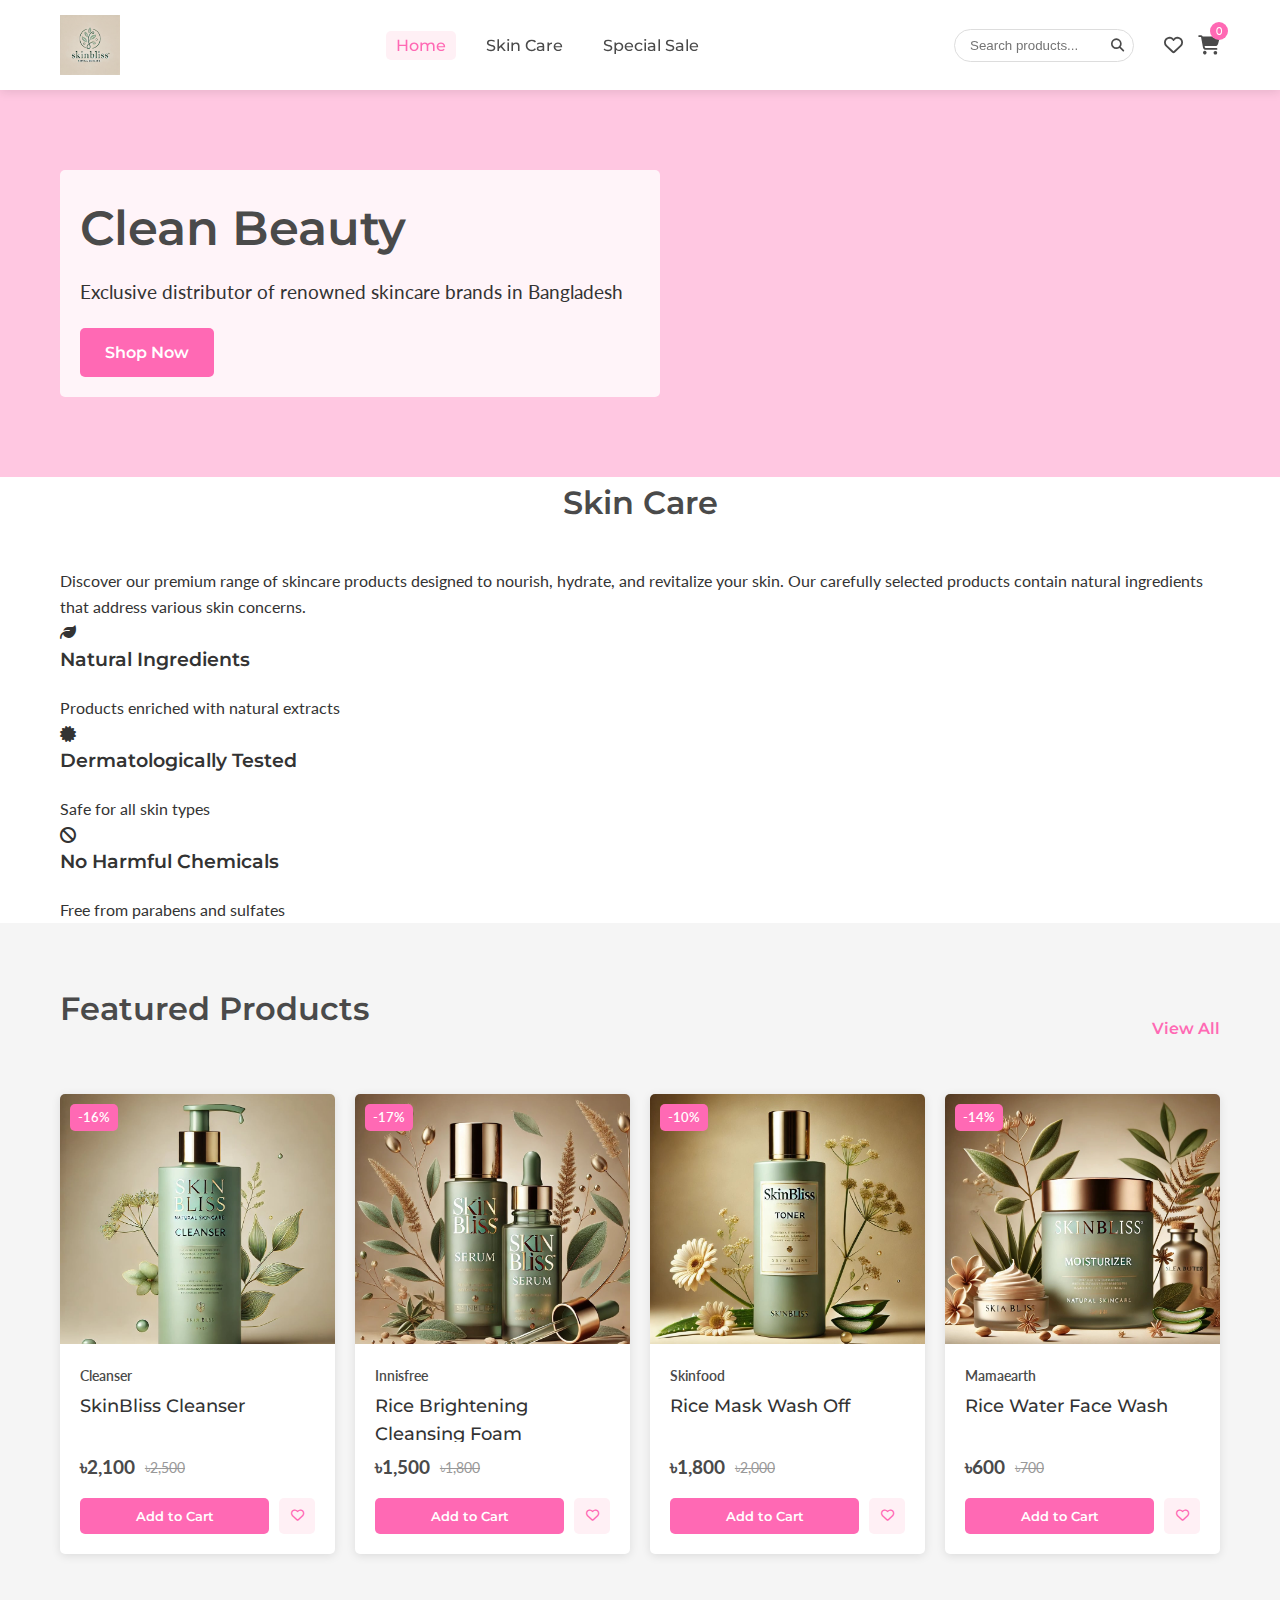
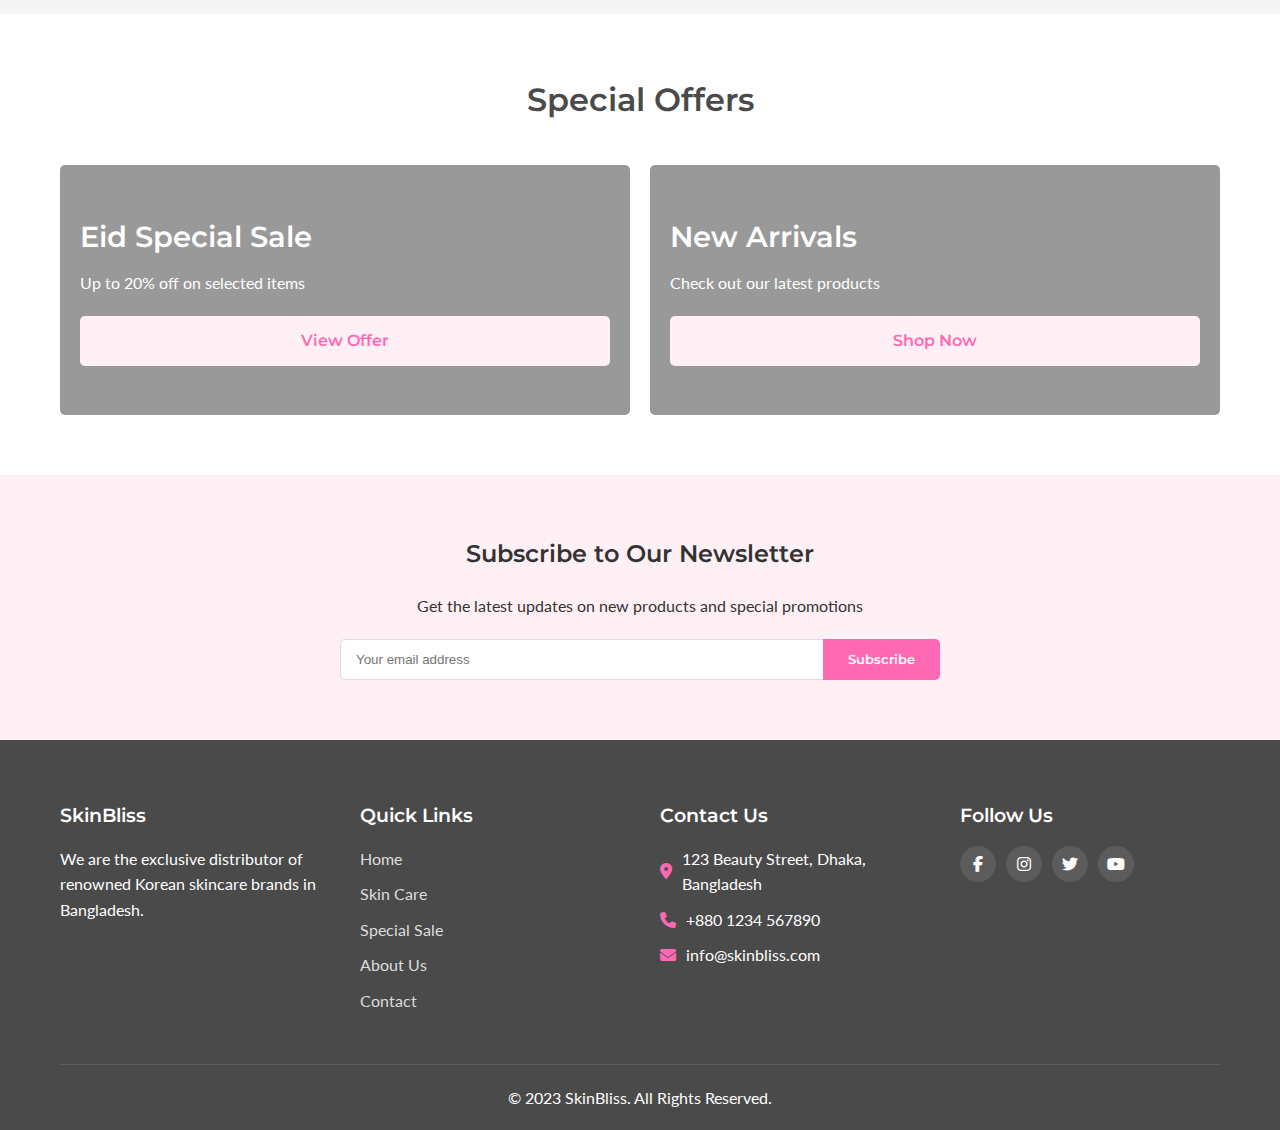
<file: index.html>
<!DOCTYPE html>
<html lang="en">
<head>
    <meta charset="UTF-8">
    <meta name="viewport" content="width=device-width, initial-scale=1.0">
    <title>SkinBliss - Premium Skincare Products</title>
    <link rel="preconnect" href="https://fonts.googleapis.com">
    <link rel="preconnect" href="https://fonts.gstatic.com" crossorigin>
    <link href="https://fonts.googleapis.com/css2?family=Lato:wght@300;400;700&family=Montserrat:wght@300;400;500;600;700&display=swap" rel="stylesheet">
    <link rel="stylesheet" href="https://cdnjs.cloudflare.com/ajax/libs/font-awesome/6.4.0/css/all.min.css">
    <link rel="stylesheet" href="css/style.css">
</head>
<body>
    <header>
        <div class="container">
            <div class="header-content">
                <div class="logo">
                    <a href="index.html">
                        <img src="public/images/logo.jpeg" alt="SkinBliss Logo" class="logo-img">
                    </a>
                </div>
                <nav class="main-nav">
                    <ul>
                        <li><a href="index.html" class="active">Home</a></li>
                        <li><a href="#skincare">Skin Care</a></li>
                        <li><a href="#special">Special Sale</a></li>
                    </ul>
                </nav>
                <div class="header-icons">
                    <div class="search-container">
                        <input type="text" placeholder="Search products...">
                        <button class="search-btn"><i class="fas fa-search"></i></button>
                    </div>
                    <a href="#" class="wishlist-icon"><i class="far fa-heart"></i></a>
                    <a href="cart.html" class="cart-icon"><i class="fas fa-shopping-cart"></i><span class="cart-count">0</span></a>
                    <button class="menu-toggle" id="menuToggle">
                        <i class="fas fa-bars"></i>
                    </button>
                </div>
            </div>
        </div>
    </header>

    <div class="mobile-menu" id="mobileMenu">
        <ul>
            <li><a href="index.html">Home</a></li>
            <li><a href="#skincare">Skin Care</a></li>
            <li><a href="#special">Special Sale</a></li>
        </ul>
    </div>

    <section class="hero">
        <div class="container">
            <div class="hero-content">
                <h1>Clean Beauty</h1>
                <p>Exclusive distributor of renowned skincare brands in Bangladesh</p>
                <a href="#featuredProducts" class="btn primary-btn">Shop Now</a>
            </div>
        </div>
    </section>

    <section class="skincare" id="skincare">
        <div class="container">
            <h2 class="section-title">Skin Care</h2>
            <div class="skincare-content">
                <p>Discover our premium range of skincare products designed to nourish, hydrate, and revitalize your skin. Our carefully selected products contain natural ingredients that address various skin concerns.</p>
                <div class="skincare-features">
                    <div class="skincare-feature">
                        <i class="fas fa-leaf"></i>
                        <h3>Natural Ingredients</h3>
                        <p>Products enriched with natural extracts</p>
                    </div>
                    <div class="skincare-feature">
                        <i class="fas fa-certificate"></i>
                        <h3>Dermatologically Tested</h3>
                        <p>Safe for all skin types</p>
                    </div>
                    <div class="skincare-feature">
                        <i class="fas fa-ban"></i>
                        <h3>No Harmful Chemicals</h3>
                        <p>Free from parabens and sulfates</p>
                    </div>
                </div>
            </div>
        </div>
    </section>

    <section class="featured-products">
        <div class="container">
            <div class="section-header">
                <h2 class="section-title">Featured Products</h2>
                <a href="#featuredProducts" class="view-all">View All</a>
            </div>
            <div class="products-grid" id="featuredProducts">
                <!-- Products will be loaded here by JavaScript -->
            </div>
        </div>
    </section>

    <section class="special-offers" id="special">
        <div class="container">
            <h2 class="section-title">Special Offers</h2>
            <div class="offers-container">
                <div class="offer-card">
                    <div class="offer-content">
                        <h3>Eid Special Sale</h3>
                        <p>Up to 20% off on selected items</p>
                        <a href="#" class="btn secondary-btn">View Offer</a>
                    </div>
                </div>
                <div class="offer-card">
                    <div class="offer-content">
                        <h3>New Arrivals</h3>
                        <p>Check out our latest products</p>
                        <a href="#" class="btn secondary-btn">Shop Now</a>
                    </div>
                </div>
            </div>
        </div>
    </section>

    <section class="newsletter">
        <div class="container">
            <div class="newsletter-content">
                <h2>Subscribe to Our Newsletter</h2>
                <p>Get the latest updates on new products and special promotions</p>
                <form class="newsletter-form">
                    <input type="email" placeholder="Your email address" required>
                    <button type="submit" class="btn primary-btn">Subscribe</button>
                </form>
            </div>
        </div>
    </section>

    <footer>
        <div class="container">
            <div class="footer-content">
                <div class="footer-about">
                    <h3>SkinBliss</h3>
                    <p>We are the exclusive distributor of renowned Korean skincare brands in Bangladesh.</p>
                </div>
                <div class="footer-links">
                    <h3>Quick Links</h3>
                    <ul>
                        <li><a href="index.html">Home</a></li>
                        <li><a href="#skincare">Skin Care</a></li>
                        <li><a href="#special">Special Sale</a></li>
                        <li><a href="#about">About Us</a></li>
                        <li><a href="#contact">Contact</a></li>
                    </ul>
                </div>
                <div class="footer-contact">
                    <h3>Contact Us</h3>
                    <p><i class="fas fa-map-marker-alt"></i> 123 Beauty Street, Dhaka, Bangladesh</p>
                    <p><i class="fas fa-phone"></i> +880 1234 567890</p>
                    <p><i class="fas fa-envelope"></i> info@skinbliss.com</p>
                </div>
                <div class="footer-social">
                    <h3>Follow Us</h3>
                    <div class="social-icons">
                        <a href="#"><i class="fab fa-facebook-f"></i></a>
                        <a href="#"><i class="fab fa-instagram"></i></a>
                        <a href="#"><i class="fab fa-twitter"></i></a>
                        <a href="#"><i class="fab fa-youtube"></i></a>
                    </div>
                </div>
            </div>
            <div class="footer-bottom">
                <p>&copy; 2023 SkinBliss. All Rights Reserved.</p>
            </div>
        </div>
    </footer>

    <script src="js/products.js"></script>
    <script src="js/cart.js"></script>
    <script src="js/main.js"></script>
</body>
</html>
</file>
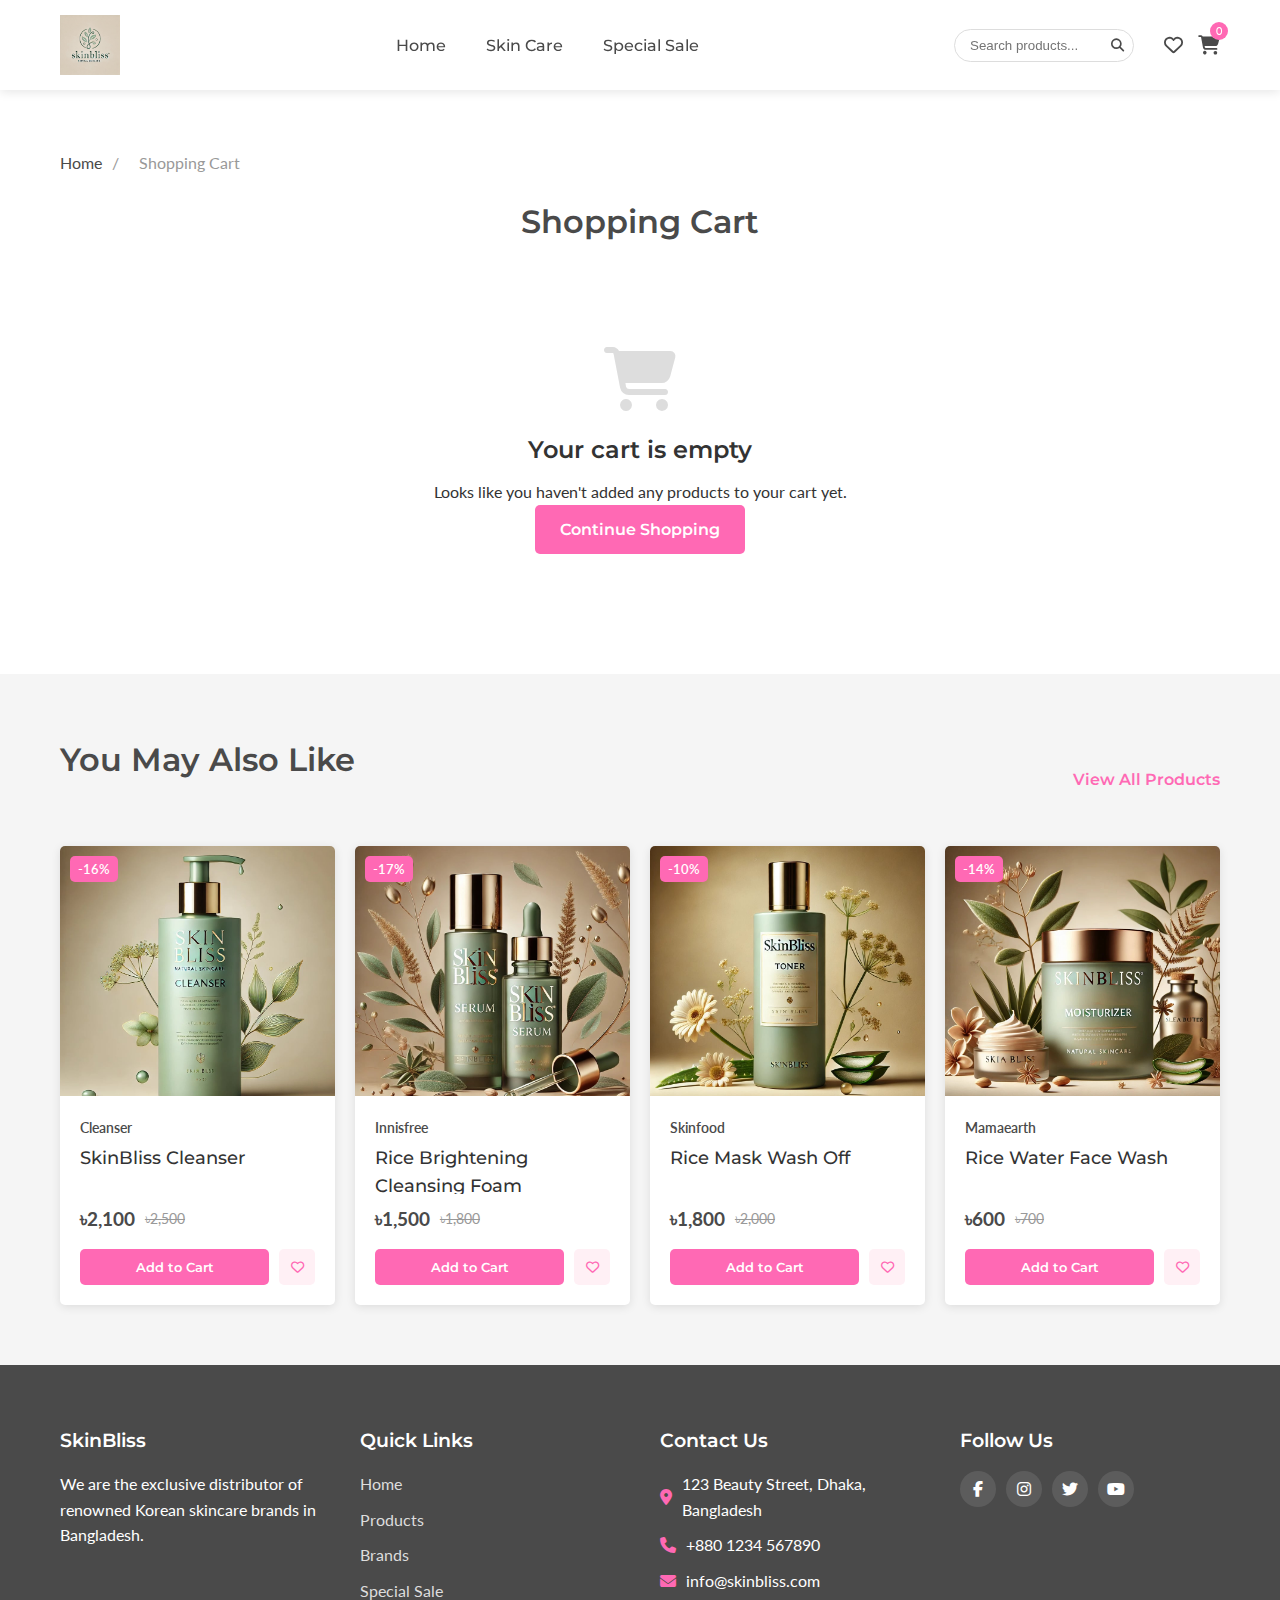
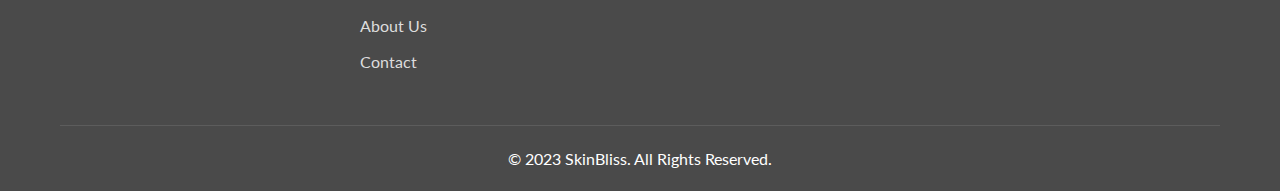
<file: cart.html>
<!doctype html>
<html lang="en">
    <head>
        <meta charset="UTF-8" />
        <meta name="viewport" content="width=device-width, initial-scale=1.0" />
        <title>Shopping Cart - SkinBliss</title>
        <link rel="preconnect" href="https://fonts.googleapis.com" />
        <link rel="preconnect" href="https://fonts.gstatic.com" crossorigin />
        <link
            href="https://fonts.googleapis.com/css2?family=Lato:wght@300;400;700&family=Montserrat:wght@300;400;500;600;700&display=swap"
            rel="stylesheet"
        />
        <link
            rel="stylesheet"
            href="https://cdnjs.cloudflare.com/ajax/libs/font-awesome/6.4.0/css/all.min.css"
        />
        <link rel="stylesheet" href="css/style.css" />
    </head>
    <body>
        <header>
            <div class="container">
                <div class="header-content">
                    <div class="logo">
                        <a href="index.html">
                            <img
                                src="public/images/logo.jpeg"
                                alt="SkinBliss Logo"
                                class="logo-img"
                            />
                        </a>
                    </div>
                    <nav class="main-nav">
                        <ul>
                            <li><a href="index.html">Home</a></li>

                            <li><a href="#skincare">Skin Care</a></li>
                            <li><a href="#special">Special Sale</a></li>
                        </ul>
                    </nav>
                    <div class="header-icons">
                        <div class="search-container">
                            <input
                                type="text"
                                placeholder="Search products..."
                            />
                            <button class="search-btn">
                                <i class="fas fa-search"></i>
                            </button>
                        </div>
                        <a href="#" class="wishlist-icon"
                            ><i class="far fa-heart"></i
                        ></a>
                        <a href="cart.html" class="cart-icon"
                            ><i class="fas fa-shopping-cart"></i
                            ><span class="cart-count">0</span></a
                        >
                        <button class="menu-toggle" id="menuToggle">
                            <i class="fas fa-bars"></i>
                        </button>
                    </div>
                </div>
            </div>
        </header>

        <div class="mobile-menu" id="mobileMenu">
            <ul>
                <li><a href="index.html">Home</a></li>
                <li><a href="products.html">Products</a></li>
                <li><a href="#brands">Brands</a></li>
                <li><a href="#skincare">Skin Care</a></li>
                <li><a href="#special">Special Sale</a></li>
            </ul>
        </div>

        <section class="cart-page">
            <div class="container">
                <div class="breadcrumb">
                    <a href="index.html">Home</a>
                    <span>/</span>
                    <span>Shopping Cart</span>
                </div>

                <h1 class="section-title">Shopping Cart</h1>

                <div class="cart-empty" id="emptyCart" style="display: none">
                    <i class="fas fa-shopping-cart"></i>
                    <h2>Your cart is empty</h2>
                    <p>
                        Looks like you haven't added any products to your cart
                        yet.
                    </p>
                    <a href="products.html" class="btn primary-btn"
                        >Continue Shopping</a
                    >
                </div>

                <div class="cart-container">
                    <div class="cart-items" id="cartItems">
                        <!-- Cart items will be loaded here by JavaScript -->
                    </div>

                    <div class="cart-summary" id="cartSummary">
                        <h2>Order Summary</h2>
                        <div class="summary-row">
                            <span>Subtotal</span>
                            <span id="subtotal">৳0</span>
                        </div>
                        <div class="summary-row">
                            <span>Shipping</span>
                            <span id="shipping">৳0</span>
                        </div>
                        <div class="summary-row total">
                            <span>Total</span>
                            <span id="total">৳0</span>
                        </div>
                        <button
                            class="btn primary-btn checkout-btn"
                            id="checkoutBtn"
                        >
                            Proceed to Checkout
                        </button>
                        <p
                            style="
                                margin-top: 15px;
                                font-size: 0.9rem;
                                color: #666;
                            "
                        >
                            * Free shipping on orders over ৳5,000
                        </p>
                    </div>
                </div>
            </div>
        </section>

        <section class="featured-products">
            <div class="container">
                <div class="section-header">
                    <h2 class="section-title">You May Also Like</h2>
                    <a href="products.html" class="view-all"
                        >View All Products</a
                    >
                </div>
                <div class="products-grid" id="featuredProducts">
                    <!-- Products will be loaded here by JavaScript -->
                </div>
            </div>
        </section>

        <footer>
            <div class="container">
                <div class="footer-content">
                    <div class="footer-about">
                        <h3>SkinBliss</h3>
                        <p>
                            We are the exclusive distributor of renowned Korean
                            skincare brands in Bangladesh.
                        </p>
                    </div>
                    <div class="footer-links">
                        <h3>Quick Links</h3>
                        <ul>
                            <li><a href="index.html">Home</a></li>
                            <li><a href="products.html">Products</a></li>
                            <li><a href="#brands">Brands</a></li>
                            <li><a href="#special">Special Sale</a></li>
                            <li><a href="#about">About Us</a></li>
                            <li><a href="#contact">Contact</a></li>
                        </ul>
                    </div>
                    <div class="footer-contact">
                        <h3>Contact Us</h3>
                        <p>
                            <i class="fas fa-map-marker-alt"></i> 123 Beauty
                            Street, Dhaka, Bangladesh
                        </p>
                        <p><i class="fas fa-phone"></i> +880 1234 567890</p>
                        <p>
                            <i class="fas fa-envelope"></i> info@skinbliss.com
                        </p>
                    </div>
                    <div class="footer-social">
                        <h3>Follow Us</h3>
                        <div class="social-icons">
                            <a href="#"><i class="fab fa-facebook-f"></i></a>
                            <a href="#"><i class="fab fa-instagram"></i></a>
                            <a href="#"><i class="fab fa-twitter"></i></a>
                            <a href="#"><i class="fab fa-youtube"></i></a>
                        </div>
                    </div>
                </div>
                <div class="footer-bottom">
                    <p>&copy; 2023 SkinBliss. All Rights Reserved.</p>
                </div>
            </div>
        </footer>

        <script src="js/products.js"></script>
        <script src="js/cart.js"></script>
        <script src="js/main.js"></script>
    </body>
</html>
</file>
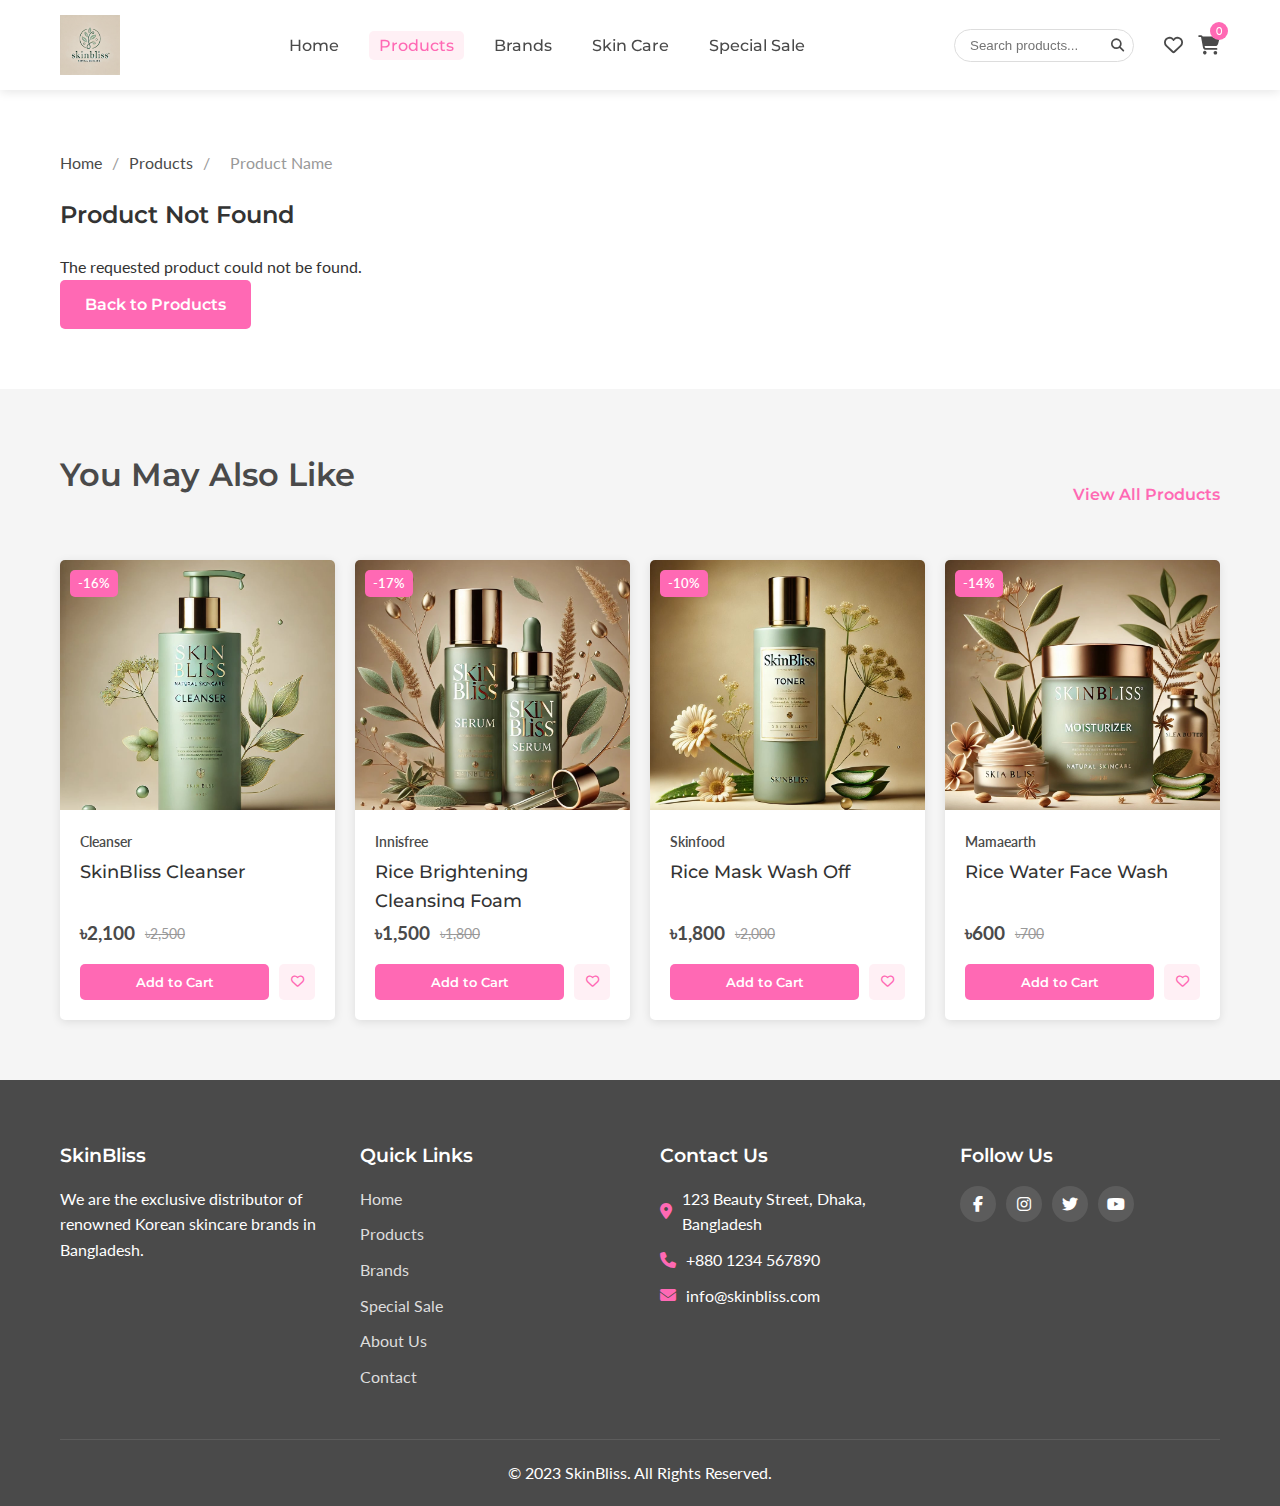
<file: product-details.html>
<!DOCTYPE html>
<html lang="en">
<head>
    <meta charset="UTF-8">
    <meta name="viewport" content="width=device-width, initial-scale=1.0">
    <title>Product Details - SkinBliss</title>
    <link rel="preconnect" href="https://fonts.googleapis.com">
    <link rel="preconnect" href="https://fonts.gstatic.com" crossorigin>
    <link href="https://fonts.googleapis.com/css2?family=Lato:wght@300;400;700&family=Montserrat:wght@300;400;500;600;700&display=swap" rel="stylesheet">
    <link rel="stylesheet" href="https://cdnjs.cloudflare.com/ajax/libs/font-awesome/6.4.0/css/all.min.css">
    <link rel="stylesheet" href="css/style.css">
</head>
<body>
    <header>
        <div class="container">
            <div class="header-content">
                <div class="logo">
                    <a href="index.html">
                        <img src="public/images/logo.jpeg" alt="SkinBliss Logo" class="logo-img">
                    </a>
                </div>
                <nav class="main-nav">
                    <ul>
                        <li><a href="index.html">Home</a></li>
                        <li><a href="products.html" class="active">Products</a></li>
                        <li><a href="#brands">Brands</a></li>
                        <li><a href="#skincare">Skin Care</a></li>
                        <li><a href="#special">Special Sale</a></li>
                    </ul>
                </nav>
                <div class="header-icons">
                    <div class="search-container">
                        <input type="text" placeholder="Search products...">
                        <button class="search-btn"><i class="fas fa-search"></i></button>
                    </div>
                    <a href="#" class="wishlist-icon"><i class="far fa-heart"></i></a>
                    <a href="cart.html" class="cart-icon"><i class="fas fa-shopping-cart"></i><span class="cart-count">0</span></a>
                    <button class="menu-toggle" id="menuToggle">
                        <i class="fas fa-bars"></i>
                    </button>
                </div>
            </div>
        </div>
    </header>

    <div class="mobile-menu" id="mobileMenu">
        <ul>
            <li><a href="index.html">Home</a></li>
            <li><a href="products.html">Products</a></li>
            <li><a href="#brands">Brands</a></li>
            <li><a href="#skincare">Skin Care</a></li>
            <li><a href="#special">Special Sale</a></li>
        </ul>
    </div>

    <section class="product-details">
        <div class="container">
            <div class="breadcrumb">
                <a href="index.html">Home</a>
                <span>/</span>
                <a href="products.html">Products</a>
                <span>/</span>
                <span id="productName">Product Name</span>
            </div>
            
            <div class="product-details-container" id="productDetailsContainer">
                <div class="product-gallery">
                    <div class="main-image">
                        <img id="mainImage" src="" alt="Product Image">
                    </div>
                    <div class="thumbnails" id="productThumbnails">
                        <!-- Thumbnails will be loaded by JavaScript -->
                    </div>
                </div>
                
                <div class="product-info-details">
                    <h1 id="productTitle">Product Name</h1>
                    <div class="product-brand-details" id="productBrand">Brand Name</div>
                    <div class="product-price-details" id="productPrice">
                        <!-- Price will be loaded by JavaScript -->
                    </div>
                    
                    <div class="product-description" id="productDescription">
                        <!-- Description will be loaded by JavaScript -->
                    </div>
                    
                    <div class="product-meta">
                        <p><strong>SKU:</strong> <span id="productSku">SKU12345</span></p>
                        <p><strong>Category:</strong> <span id="productCategory">Category</span></p>
                        <p><strong>Size:</strong> <span id="productSize">50ml</span></p>
                    </div>
                    
                    <div class="quantity-selector">
                        <button class="quantity-btn" id="decreaseQuantity">-</button>
                        <input type="number" value="1" min="1" class="quantity-input" id="quantity">
                        <button class="quantity-btn" id="increaseQuantity">+</button>
                    </div>
                    
                    <button class="btn primary-btn add-to-cart-large" id="addToCartBtn">Add to Cart</button>
                </div>
            </div>
        </div>
    </section>

    <section class="featured-products">
        <div class="container">
            <div class="section-header">
                <h2 class="section-title">You May Also Like</h2>
                <a href="products.html" class="view-all">View All Products</a>
            </div>
            <div class="products-grid" id="featuredProducts">
                <!-- Products will be loaded here by JavaScript -->
            </div>
        </div>
    </section>

    <footer>
        <div class="container">
            <div class="footer-content">
                <div class="footer-about">
                    <h3>SkinBliss</h3>
                    <p>We are the exclusive distributor of renowned Korean skincare brands in Bangladesh.</p>
                </div>
                <div class="footer-links">
                    <h3>Quick Links</h3>
                    <ul>
                        <li><a href="index.html">Home</a></li>
                        <li><a href="products.html">Products</a></li>
                        <li><a href="#brands">Brands</a></li>
                        <li><a href="#special">Special Sale</a></li>
                        <li><a href="#about">About Us</a></li>
                        <li><a href="#contact">Contact</a></li>
                    </ul>
                </div>
                <div class="footer-contact">
                    <h3>Contact Us</h3>
                    <p><i class="fas fa-map-marker-alt"></i> 123 Beauty Street, Dhaka, Bangladesh</p>
                    <p><i class="fas fa-phone"></i> +880 1234 567890</p>
                    <p><i class="fas fa-envelope"></i> info@skinbliss.com</p>
                </div>
                <div class="footer-social">
                    <h3>Follow Us</h3>
                    <div class="social-icons">
                        <a href="#"><i class="fab fa-facebook-f"></i></a>
                        <a href="#"><i class="fab fa-instagram"></i></a>
                        <a href="#"><i class="fab fa-twitter"></i></a>
                        <a href="#"><i class="fab fa-youtube"></i></a>
                    </div>
                </div>
            </div>
            <div class="footer-bottom">
                <p>&copy; 2023 SkinBliss. All Rights Reserved.</p>
            </div>
        </div>
    </footer>

    <script src="js/products.js"></script>
    <script src="js/cart.js"></script>
    <script src="js/main.js"></script>
</body>
</html>
</file>
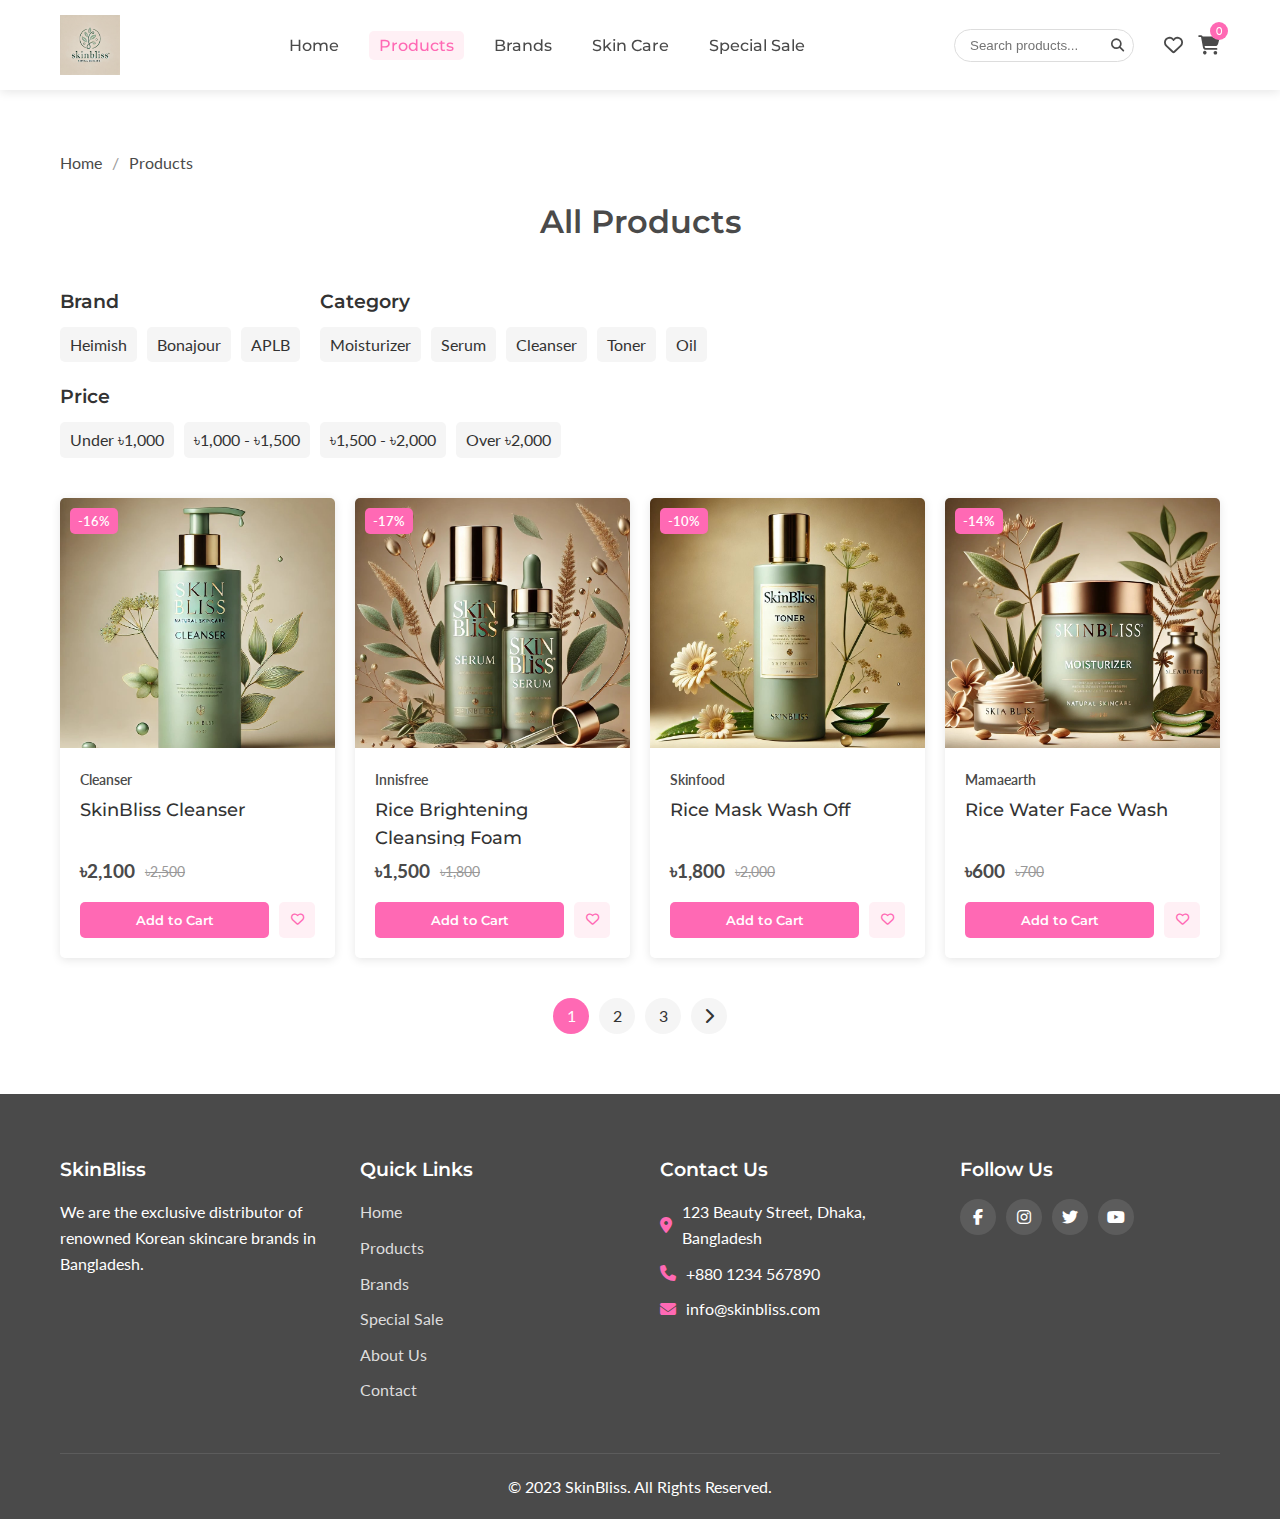
<file: products.html>
<!DOCTYPE html>
<html lang="en">
<head>
    <meta charset="UTF-8">
    <meta name="viewport" content="width=device-width, initial-scale=1.0">
    <title>Products - SkinBliss</title>
    <link rel="preconnect" href="https://fonts.googleapis.com">
    <link rel="preconnect" href="https://fonts.gstatic.com" crossorigin>
    <link href="https://fonts.googleapis.com/css2?family=Lato:wght@300;400;700&family=Montserrat:wght@300;400;500;600;700&display=swap" rel="stylesheet">
    <link rel="stylesheet" href="https://cdnjs.cloudflare.com/ajax/libs/font-awesome/6.4.0/css/all.min.css">
    <link rel="stylesheet" href="css/style.css">
</head>
<body>
    <header>
        <div class="container">
            <div class="header-content">
                <div class="logo">
                    <a href="index.html">
                        <img src="public/images/logo.jpeg" alt="SkinBliss Logo" class="logo-img">
                    </a>
                </div>
                <nav class="main-nav">
                    <ul>
                        <li><a href="index.html">Home</a></li>
                        <li><a href="products.html" class="active">Products</a></li>
                        <li><a href="#brands">Brands</a></li>
                        <li><a href="#skincare">Skin Care</a></li>
                        <li><a href="#special">Special Sale</a></li>
                    </ul>
                </nav>
                <div class="header-icons">
                    <div class="search-container">
                        <input type="text" placeholder="Search products...">
                        <button class="search-btn"><i class="fas fa-search"></i></button>
                    </div>
                    <a href="#" class="wishlist-icon"><i class="far fa-heart"></i></a>
                    <a href="cart.html" class="cart-icon"><i class="fas fa-shopping-cart"></i><span class="cart-count">0</span></a>
                    <button class="menu-toggle" id="menuToggle">
                        <i class="fas fa-bars"></i>
                    </button>
                </div>
            </div>
        </div>
    </header>

    <div class="mobile-menu" id="mobileMenu">
        <ul>
            <li><a href="index.html">Home</a></li>
            <li><a href="#skincare">Skin Care</a></li>
            <li><a href="#special">Special Sale</a></li>
        </ul>
    </div>

    <section class="products-page">
        <div class="container">
            <div class="breadcrumb">
                <a href="index.html">Home</a>
                <span>/</span>
                <a href="products.html">Products</a>
            </div>
            
            <h1 class="section-title">All Products</h1>
            
            <div class="filters">
                <div class="filter-group">
                    <h3 class="filter-title">Brand</h3>
                    <div class="filter-options">
                        <div class="filter-brand filter-option" data-brand="Heimish">Heimish</div>
                        <div class="filter-brand filter-option" data-brand="Bonajour">Bonajour</div>
                        <div class="filter-brand filter-option" data-brand="APLB">APLB</div>
                    </div>
                </div>
                
                <div class="filter-group">
                    <h3 class="filter-title">Category</h3>
                    <div class="filter-options">
                        <div class="filter-tag filter-option" data-tag="moisturizer">Moisturizer</div>
                        <div class="filter-tag filter-option" data-tag="serum">Serum</div>
                        <div class="filter-tag filter-option" data-tag="cleanser">Cleanser</div>
                        <div class="filter-tag filter-option" data-tag="toner">Toner</div>
                        <div class="filter-tag filter-option" data-tag="oil">Oil</div>
                    </div>
                </div>
                
                <div class="filter-group">
                    <h3 class="filter-title">Price</h3>
                    <div class="filter-options">
                        <div class="filter-price filter-option" data-price-range="0-1000">Under ৳1,000</div>
                        <div class="filter-price filter-option" data-price-range="1000-1500">৳1,000 - ৳1,500</div>
                        <div class="filter-price filter-option" data-price-range="1500-2000">৳1,500 - ৳2,000</div>
                        <div class="filter-price filter-option" data-price-range="2000-0">Over ৳2,000</div>
                    </div>
                </div>
            </div>
            
            <div class="products-container">
                <div class="products-grid" id="productsContainer">
                    <!-- Products will be loaded here by JavaScript -->
                </div>
            </div>
            
            <div class="pagination">
                <a href="#" class="active">1</a>
                <a href="#">2</a>
                <a href="#">3</a>
                <a href="#"><i class="fas fa-chevron-right"></i></a>
            </div>
        </div>
    </section>

    <footer>
        <div class="container">
            <div class="footer-content">
                <div class="footer-about">
                    <h3>SkinBliss</h3>
                    <p>We are the exclusive distributor of renowned Korean skincare brands in Bangladesh.</p>
                </div>
                <div class="footer-links">
                    <h3>Quick Links</h3>
                    <ul>
                        <li><a href="index.html">Home</a></li>
                        <li><a href="products.html">Products</a></li>
                        <li><a href="#brands">Brands</a></li>
                        <li><a href="#special">Special Sale</a></li>
                        <li><a href="#about">About Us</a></li>
                        <li><a href="#contact">Contact</a></li>
                    </ul>
                </div>
                <div class="footer-contact">
                    <h3>Contact Us</h3>
                    <p><i class="fas fa-map-marker-alt"></i> 123 Beauty Street, Dhaka, Bangladesh</p>
                    <p><i class="fas fa-phone"></i> +880 1234 567890</p>
                    <p><i class="fas fa-envelope"></i> info@skinbliss.com</p>
                </div>
                <div class="footer-social">
                    <h3>Follow Us</h3>
                    <div class="social-icons">
                        <a href="#"><i class="fab fa-facebook-f"></i></a>
                        <a href="#"><i class="fab fa-instagram"></i></a>
                        <a href="#"><i class="fab fa-twitter"></i></a>
                        <a href="#"><i class="fab fa-youtube"></i></a>
                    </div>
                </div>
            </div>
            <div class="footer-bottom">
                <p>&copy; 2023 SkinBliss. All Rights Reserved.</p>
            </div>
        </div>
    </footer>

    <script src="js/products.js"></script>
    <script src="js/cart.js"></script>
    <script src="js/main.js"></script>
</body>
</html>
</file>
<file: css/style.css>
/* Base Styles */
:root {
    --primary-color: #FF69B4;
    --secondary-color: #FFF0F5;
    --accent-color: #4A4A4A;
    --bg-color: #FFFFFF;
    --text-color: #333333;
    --light-gray: #f5f5f5;
    --gray: #ddd;
    --spacing: 20px;
    --border-radius: 5px;
    --box-shadow: 0 2px 10px rgba(0,0,0,0.1);
    --transition: all 0.3s ease;
}

* {
    margin: 0;
    padding: 0;
    box-sizing: border-box;
}

body {
    font-family: 'Lato', sans-serif;
    color: var(--text-color);
    background-color: var(--bg-color);
    line-height: 1.6;
    position: relative;
}

/* Background Advertisements */
body::before,
body::after {
    content: '';
    position: fixed;
    top: 120px; /* Position below the header */
    width: 180px;
    height: 400px;
    background-size: contain;
    background-repeat: no-repeat;
    background-position: center;
    z-index: 5; /* Higher z-index so it's clickable */
    opacity: 0.7; /* Slightly transparent by default */
    pointer-events: auto; /* Allow interaction with the ads */
    display: none; /* Hidden by default for mobile */
    transition: opacity 0.3s ease, transform 0.3s ease; /* Smooth transition for hover effect */
    cursor: pointer; /* Show pointer cursor on hover */
}

/* Individual hover effects for each ad */
body::before:hover,
body::after:hover {
    opacity: 1; /* Full opacity on hover */
}

/* Add ad links with hover effects using JavaScript-accessible classes */
.ad-left-hover-area, 
.ad-right-hover-area {
    position: fixed;
    top: 120px;
    width: 180px;
    height: 400px;
    z-index: 4;
    display: none;
}

.ad-left-hover-area {
    left: 10px;
}

.ad-right-hover-area {
    right: 10px;
}

.ad-left-hover-area:hover ~ body::before,
.ad-right-hover-area:hover ~ body::after {
    opacity: 1;
    transform: scale(1.05);
}

body::before {
    left: 10px;
    background-image: url('/public/images/ads/ad1.jpeg');
}

body::after {
    right: 10px;
    background-image: url('/public/images/ads/ad2.jpeg');
}

/* Show ads only on larger screens */
@media (min-width: 1500px) {
    body::before,
    body::after {
        display: block;
    }
    
    /* Add padding to main container to make room for ads */
    .container {
        max-width: 1200px;
    }
}

h1, h2, h3, h4, h5, h6 {
    font-family: 'Montserrat', sans-serif;
    margin-bottom: var(--spacing);
    font-weight: 600;
}

a {
    text-decoration: none;
    color: var(--text-color);
    transition: var(--transition);
}

ul {
    list-style: none;
}

.container {
    width: 100%;
    max-width: 1200px;
    margin: 0 auto;
    padding: 0 var(--spacing);
}

.section-title {
    text-align: center;
    margin-bottom: calc(var(--spacing) * 2);
    font-size: 2rem;
    color: var(--accent-color);
}

.section-header {
    display: flex;
    justify-content: space-between;
    align-items: center;
    margin-bottom: var(--spacing);
}

.view-all {
    color: var(--primary-color);
    font-weight: 600;
    font-family: 'Montserrat', sans-serif;
}

.view-all:hover {
    text-decoration: underline;
}

.btn {
    display: inline-block;
    padding: 12px 25px;
    border-radius: var(--border-radius);
    border: none;
    font-weight: 600;
    font-family: 'Montserrat', sans-serif;
    cursor: pointer;
    transition: var(--transition);
    text-align: center;
}

.primary-btn {
    background-color: var(--primary-color);
    color: white;
}

.primary-btn:hover {
    background-color: #e74ea2;
    transform: translateY(-2px);
}

.secondary-btn {
    background-color: var(--secondary-color);
    color: var(--primary-color);
}

.secondary-btn:hover {
    background-color: #ffe0eb;
    transform: translateY(-2px);
}

/* Header Styles */
header {
    background-color: var(--bg-color);
    box-shadow: var(--box-shadow);
    position: sticky;
    top: 0;
    z-index: 1000;
}

.header-content {
    display: flex;
    justify-content: space-between;
    align-items: center;
    padding: 15px 0;
}

.logo {
    font-size: 1.8rem;
    font-weight: 700;
    font-family: 'Montserrat', sans-serif;
}

.logo a {
    color: var(--primary-color);
    display: flex;
    align-items: center;
}

.logo-img {
    max-width: 160px;
    max-height: 60px;
    object-fit: contain;
}

.main-nav ul {
    display: flex;
}

.main-nav li {
    margin-left: var(--spacing);
}

.main-nav a {
    color: var(--accent-color);
    font-weight: 500;
    font-family: 'Montserrat', sans-serif;
    padding: 5px 10px;
    border-radius: var(--border-radius);
}

.main-nav a:hover,
.main-nav a.active {
    color: var(--primary-color);
    background-color: var(--secondary-color);
}

.header-icons {
    display: flex;
    align-items: center;
}

.search-container {
    position: relative;
    margin-right: 15px;
}

.search-container input {
    padding: 8px 15px;
    border-radius: 20px;
    border: 1px solid var(--gray);
    width: 180px;
}

.search-btn {
    position: absolute;
    right: 10px;
    top: 50%;
    transform: translateY(-50%);
    background: none;
    border: none;
    color: var(--accent-color);
    cursor: pointer;
}

.wishlist-icon, .cart-icon {
    font-size: 1.2rem;
    color: var(--accent-color);
    margin-left: 15px;
    position: relative;
}

.cart-count {
    position: absolute;
    top: -8px;
    right: -8px;
    background-color: var(--primary-color);
    color: white;
    font-size: 0.7rem;
    width: 18px;
    height: 18px;
    display: flex;
    justify-content: center;
    align-items: center;
    border-radius: 50%;
}

.menu-toggle {
    display: none;
    background: none;
    border: none;
    color: var(--accent-color);
    font-size: 1.5rem;
    cursor: pointer;
}

.mobile-menu {
    display: none;
    position: fixed;
    top: 80px;
    left: 0;
    width: 100%;
    background-color: var(--bg-color);
    box-shadow: var(--box-shadow);
    z-index: 999;
    padding: var(--spacing);
    transform: translateY(-100%);
    transition: transform 0.3s ease-in-out;
}

.mobile-menu.active {
    transform: translateY(0);
}

.mobile-menu ul li {
    margin-bottom: 15px;
}

.mobile-menu a {
    display: block;
    padding: 10px;
    border-radius: var(--border-radius);
    font-family: 'Montserrat', sans-serif;
    font-weight: 500;
}

.mobile-menu a:hover {
    background-color: var(--secondary-color);
    color: var(--primary-color);
}

/* Hero Section */
.hero {
    background-color: var(--secondary-color);
    padding: calc(var(--spacing) * 4) 0;
    background-image: url('https://images.unsplash.com/photo-1564277590370-c657ef62e3be');
    background-size: cover;
    background-position: center;
    position: relative;
}

.hero::before {
    content: '';
    position: absolute;
    top: 0;
    left: 0;
    width: 100%;
    height: 100%;
    background-color: rgba(255, 105, 180, 0.3);
}

.hero-content {
    max-width: 600px;
    position: relative;
    padding: var(--spacing);
    background-color: rgba(255, 255, 255, 0.8);
    border-radius: var(--border-radius);
}

.hero h1 {
    font-size: 3rem;
    margin-bottom: 10px;
    color: var(--accent-color);
}

.hero p {
    font-size: 1.2rem;
    margin-bottom: var(--spacing);
}

/* Featured Brands */
.featured-brands {
    padding: calc(var(--spacing) * 3) 0;
}

.brands-container {
    display: grid;
    grid-template-columns: repeat(auto-fill, minmax(300px, 1fr));
    gap: var(--spacing);
}

.brand-card {
    background-color: var(--secondary-color);
    padding: var(--spacing);
    border-radius: var(--border-radius);
    text-align: center;
    transition: var(--transition);
}

.brand-card:hover {
    transform: translateY(-5px);
    box-shadow: var(--box-shadow);
}

.brand-card h3 {
    color: var(--primary-color);
    margin-bottom: 5px;
}

/* Featured Products */
.featured-products {
    padding: calc(var(--spacing) * 3) 0;
    background-color: var(--light-gray);
}

.products-grid {
    display: grid;
    grid-template-columns: repeat(auto-fill, minmax(250px, 1fr));
    gap: var(--spacing);
}

.product-card {
    background-color: var(--bg-color);
    border-radius: var(--border-radius);
    overflow: hidden;
    box-shadow: var(--box-shadow);
    transition: var(--transition);
    position: relative;
}

.product-card:hover {
    transform: translateY(-5px);
}

.product-image {
    height: 250px;
    overflow: hidden;
    position: relative;
}

.product-image img {
    width: 100%;
    height: 100%;
    object-fit: cover;
    transition: var(--transition);
}

.product-card:hover .product-image img {
    transform: scale(1.05);
}

.discount-tag {
    position: absolute;
    top: 10px;
    left: 10px;
    background-color: var(--primary-color);
    color: white;
    padding: 3px 8px;
    border-radius: var(--border-radius);
    font-size: 0.8rem;
    font-weight: 600;
}

.product-info {
    padding: var(--spacing);
}

.product-brand {
    font-size: 0.9rem;
    color: var(--accent-color);
    margin-bottom: 5px;
    font-weight: 600;
}

.product-name {
    font-size: 1.1rem;
    margin-bottom: 10px;
    font-weight: 500;
    height: 50px;
    overflow: hidden;
    text-overflow: ellipsis;
    display: -webkit-box;
    -webkit-line-clamp: 2;
    -webkit-box-orient: vertical;
}

.product-price {
    display: flex;
    align-items: center;
    margin-bottom: 15px;
}

.current-price {
    font-size: 1.2rem;
    font-weight: 700;
    color: var(--accent-color);
}

.original-price {
    font-size: 0.9rem;
    color: #999;
    text-decoration: line-through;
    margin-left: 10px;
}

.product-actions {
    display: flex;
    justify-content: space-between;
}

.add-to-cart {
    padding: 8px 15px;
    background-color: var(--primary-color);
    color: white;
    border: none;
    border-radius: var(--border-radius);
    cursor: pointer;
    font-family: 'Montserrat', sans-serif;
    font-weight: 600;
    transition: var(--transition);
    flex-grow: 1;
    margin-right: 10px;
}

.add-to-cart:hover {
    background-color: #e74ea2;
}

.add-to-wishlist {
    width: 36px;
    height: 36px;
    display: flex;
    justify-content: center;
    align-items: center;
    background-color: var(--secondary-color);
    color: var(--primary-color);
    border: none;
    border-radius: var(--border-radius);
    cursor: pointer;
    transition: var(--transition);
}

.add-to-wishlist:hover {
    background-color: var(--primary-color);
    color: white;
}

/* Special Offers */
.special-offers {
    padding: calc(var(--spacing) * 3) 0;
}

.offers-container {
    display: grid;
    grid-template-columns: repeat(auto-fill, minmax(400px, 1fr));
    gap: var(--spacing);
}

.offer-card {
    background-image: url('https://images.unsplash.com/photo-1567721971759-12402aedabf0');
    background-size: cover;
    background-position: center;
    height: 250px;
    border-radius: var(--border-radius);
    position: relative;
    overflow: hidden;
}

.offer-card::before {
    content: '';
    position: absolute;
    top: 0;
    left: 0;
    width: 100%;
    height: 100%;
    background-color: rgba(0,0,0,0.4);
}

.offer-content {
    position: relative;
    padding: var(--spacing);
    color: white;
    height: 100%;
    display: flex;
    flex-direction: column;
    justify-content: center;
}

.offer-content h3 {
    font-size: 1.8rem;
    margin-bottom: 10px;
}

.offer-content p {
    margin-bottom: var(--spacing);
}

/* Newsletter */
.newsletter {
    padding: calc(var(--spacing) * 3) 0;
    background-color: var(--secondary-color);
}

.newsletter-content {
    text-align: center;
    max-width: 600px;
    margin: 0 auto;
}

.newsletter-form {
    display: flex;
    margin-top: var(--spacing);
}

.newsletter-form input {
    flex-grow: 1;
    padding: 12px 15px;
    border: 1px solid var(--gray);
    border-radius: var(--border-radius) 0 0 var(--border-radius);
    border-right: none;
}

.newsletter-form button {
    border-radius: 0 var(--border-radius) var(--border-radius) 0;
}

/* Footer */
footer {
    background-color: var(--accent-color);
    color: white;
    padding: calc(var(--spacing) * 3) 0 var(--spacing);
}

.footer-content {
    display: grid;
    grid-template-columns: repeat(auto-fit, minmax(200px, 1fr));
    gap: calc(var(--spacing) * 2);
}

.footer-content h3 {
    margin-bottom: 15px;
    font-size: 1.2rem;
    color: white;
}

.footer-links ul li {
    margin-bottom: 10px;
}

.footer-links a {
    color: #ddd;
}

.footer-links a:hover {
    color: var(--primary-color);
}

.footer-contact p {
    margin-bottom: 10px;
    display: flex;
    align-items: center;
}

.footer-contact i {
    margin-right: 10px;
    color: var(--primary-color);
}

.social-icons {
    display: flex;
}

.social-icons a {
    display: flex;
    justify-content: center;
    align-items: center;
    width: 36px;
    height: 36px;
    background-color: rgba(255,255,255,0.1);
    color: white;
    border-radius: 50%;
    margin-right: 10px;
    transition: var(--transition);
}

.social-icons a:hover {
    background-color: var(--primary-color);
    transform: translateY(-3px);
}

.footer-bottom {
    text-align: center;
    margin-top: calc(var(--spacing) * 2);
    padding-top: var(--spacing);
    border-top: 1px solid rgba(255,255,255,0.1);
}

/* Product Details Page */
.product-details {
    padding: calc(var(--spacing) * 3) 0;
}

.breadcrumb {
    display: flex;
    margin-bottom: var(--spacing);
}

.breadcrumb a {
    color: var(--accent-color);
}

.breadcrumb a:hover {
    color: var(--primary-color);
}

.breadcrumb span {
    margin: 0 10px;
    color: #999;
}

.product-details-container {
    display: grid;
    grid-template-columns: 1fr 1fr;
    gap: calc(var(--spacing) * 2);
}

.product-gallery {
    position: relative;
}

.main-image {
    width: 100%;
    height: 400px;
    overflow: hidden;
    border-radius: var(--border-radius);
    margin-bottom: var(--spacing);
}

.main-image img {
    width: 100%;
    height: 100%;
    object-fit: cover;
}

.thumbnails {
    display: flex;
    gap: 10px;
}

.thumbnail {
    width: 80px;
    height: 80px;
    border-radius: var(--border-radius);
    overflow: hidden;
    cursor: pointer;
    border: 2px solid transparent;
}

.thumbnail.active {
    border-color: var(--primary-color);
}

.thumbnail img {
    width: 100%;
    height: 100%;
    object-fit: cover;
}

.product-info-details h1 {
    font-size: 2rem;
    margin-bottom: 10px;
}

.product-brand-details {
    color: var(--accent-color);
    font-weight: 600;
    margin-bottom: 15px;
}

.product-price-details {
    display: flex;
    align-items: center;
    margin-bottom: var(--spacing);
}

.product-description {
    margin-bottom: var(--spacing);
    line-height: 1.8;
}

.product-meta {
    margin-bottom: var(--spacing);
}

.product-meta p {
    margin-bottom: 5px;
}

.quantity-selector {
    display: flex;
    align-items: center;
    margin-bottom: var(--spacing);
}

.quantity-btn {
    width: 36px;
    height: 36px;
    display: flex;
    justify-content: center;
    align-items: center;
    background-color: var(--light-gray);
    border: none;
    cursor: pointer;
}

.quantity-input {
    width: 50px;
    height: 36px;
    text-align: center;
    border: 1px solid var(--gray);
    margin: 0 5px;
}

.add-to-cart-large {
    display: block;
    width: 100%;
    padding: 15px;
    font-size: 1.1rem;
}

/* Cart Page */
.cart-page {
    padding: calc(var(--spacing) * 3) 0;
}

.cart-empty {
    text-align: center;
    padding: calc(var(--spacing) * 3) 0;
}

.cart-empty i {
    font-size: 4rem;
    color: var(--gray);
    margin-bottom: var(--spacing);
}

.cart-empty h2 {
    margin-bottom: 10px;
}

.cart-items {
    margin-bottom: calc(var(--spacing) * 2);
}

.cart-item {
    display: grid;
    grid-template-columns: 100px 1fr auto auto;
    gap: var(--spacing);
    align-items: center;
    padding: var(--spacing);
    border-bottom: 1px solid var(--gray);
}

.cart-item-image {
    width: 100px;
    height: 100px;
    border-radius: var(--border-radius);
    overflow: hidden;
}

.cart-item-image img {
    width: 100%;
    height: 100%;
    object-fit: cover;
}

.cart-item-details h3 {
    margin-bottom: 5px;
}

.cart-item-brand {
    font-size: 0.9rem;
    color: var(--accent-color);
    margin-bottom: 10px;
}

.cart-item-price {
    font-weight: 600;
}

.cart-item-quantity {
    display: flex;
    align-items: center;
}

.remove-item {
    color: #ff4d4d;
    cursor: pointer;
    background: none;
    border: none;
    font-size: 1.2rem;
}

.cart-summary {
    width: 100%;
    max-width: 400px;
    margin-left: auto;
    padding: var(--spacing);
    background-color: var(--light-gray);
    border-radius: var(--border-radius);
}

.cart-summary h2 {
    margin-bottom: var(--spacing);
}

.summary-row {
    display: flex;
    justify-content: space-between;
    margin-bottom: 10px;
}

.summary-row.total {
    font-weight: 700;
    font-size: 1.2rem;
    margin-top: 15px;
    padding-top: 15px;
    border-top: 1px solid var(--gray);
}

.checkout-btn {
    display: block;
    width: 100%;
    margin-top: var(--spacing);
    text-align: center;
}

/* Products Page */
.products-page {
    padding: calc(var(--spacing) * 3) 0;
}

.filters {
    margin-bottom: calc(var(--spacing) * 2);
    display: flex;
    flex-wrap: wrap;
    gap: var(--spacing);
}

.filter-group {
    min-width: 200px;
}

.filter-title {
    font-weight: 600;
    margin-bottom: 10px;
}

.filter-options {
    display: flex;
    flex-wrap: wrap;
    gap: 10px;
}

.filter-option {
    padding: 5px 10px;
    background-color: var(--light-gray);
    border-radius: var(--border-radius);
    cursor: pointer;
    transition: var(--transition);
}

.filter-option:hover, .filter-option.active {
    background-color: var(--secondary-color);
    color: var(--primary-color);
}

.products-container {
    margin-bottom: var(--spacing);
}

.pagination {
    display: flex;
    justify-content: center;
    margin-top: calc(var(--spacing) * 2);
}

.pagination a {
    display: flex;
    justify-content: center;
    align-items: center;
    width: 36px;
    height: 36px;
    margin: 0 5px;
    border-radius: 50%;
    background-color: var(--light-gray);
    transition: var(--transition);
}

.pagination a:hover, .pagination a.active {
    background-color: var(--primary-color);
    color: white;
}

/* Responsive Styles */
@media (max-width: 992px) {
    .main-nav {
        display: none;
    }

    .menu-toggle {
        display: block;
    }

    .product-details-container {
        grid-template-columns: 1fr;
    }

    .cart-item {
        grid-template-columns: 80px 1fr;
        grid-template-rows: auto auto;
    }

    .cart-item-image {
        grid-row: span 2;
    }

    .cart-item-quantity, .remove-item {
        grid-column: 2;
        justify-self: flex-end;
    }
}

@media (max-width: 768px) {
    .section-title {
        font-size: 1.8rem;
    }

    .hero h1 {
        font-size: 2.5rem;
    }

    .offers-container {
        grid-template-columns: 1fr;
    }

    .newsletter-form {
        flex-direction: column;
    }

    .newsletter-form input {
        border-radius: var(--border-radius);
        border-right: 1px solid var(--gray);
        margin-bottom: 10px;
    }

    .newsletter-form button {
        border-radius: var(--border-radius);
    }
}

@media (max-width: 576px) {
    .header-content {
        flex-wrap: wrap;
    }

    .logo {
        margin-bottom: 10px;
    }

    .search-container {
        width: 100%;
        order: 3;
        margin-top: 10px;
    }

    .search-container input {
        width: 100%;
    }

    .hero h1 {
        font-size: 2rem;
    }

    .cart-summary {
        max-width: 100%;
    }
}
</file>
